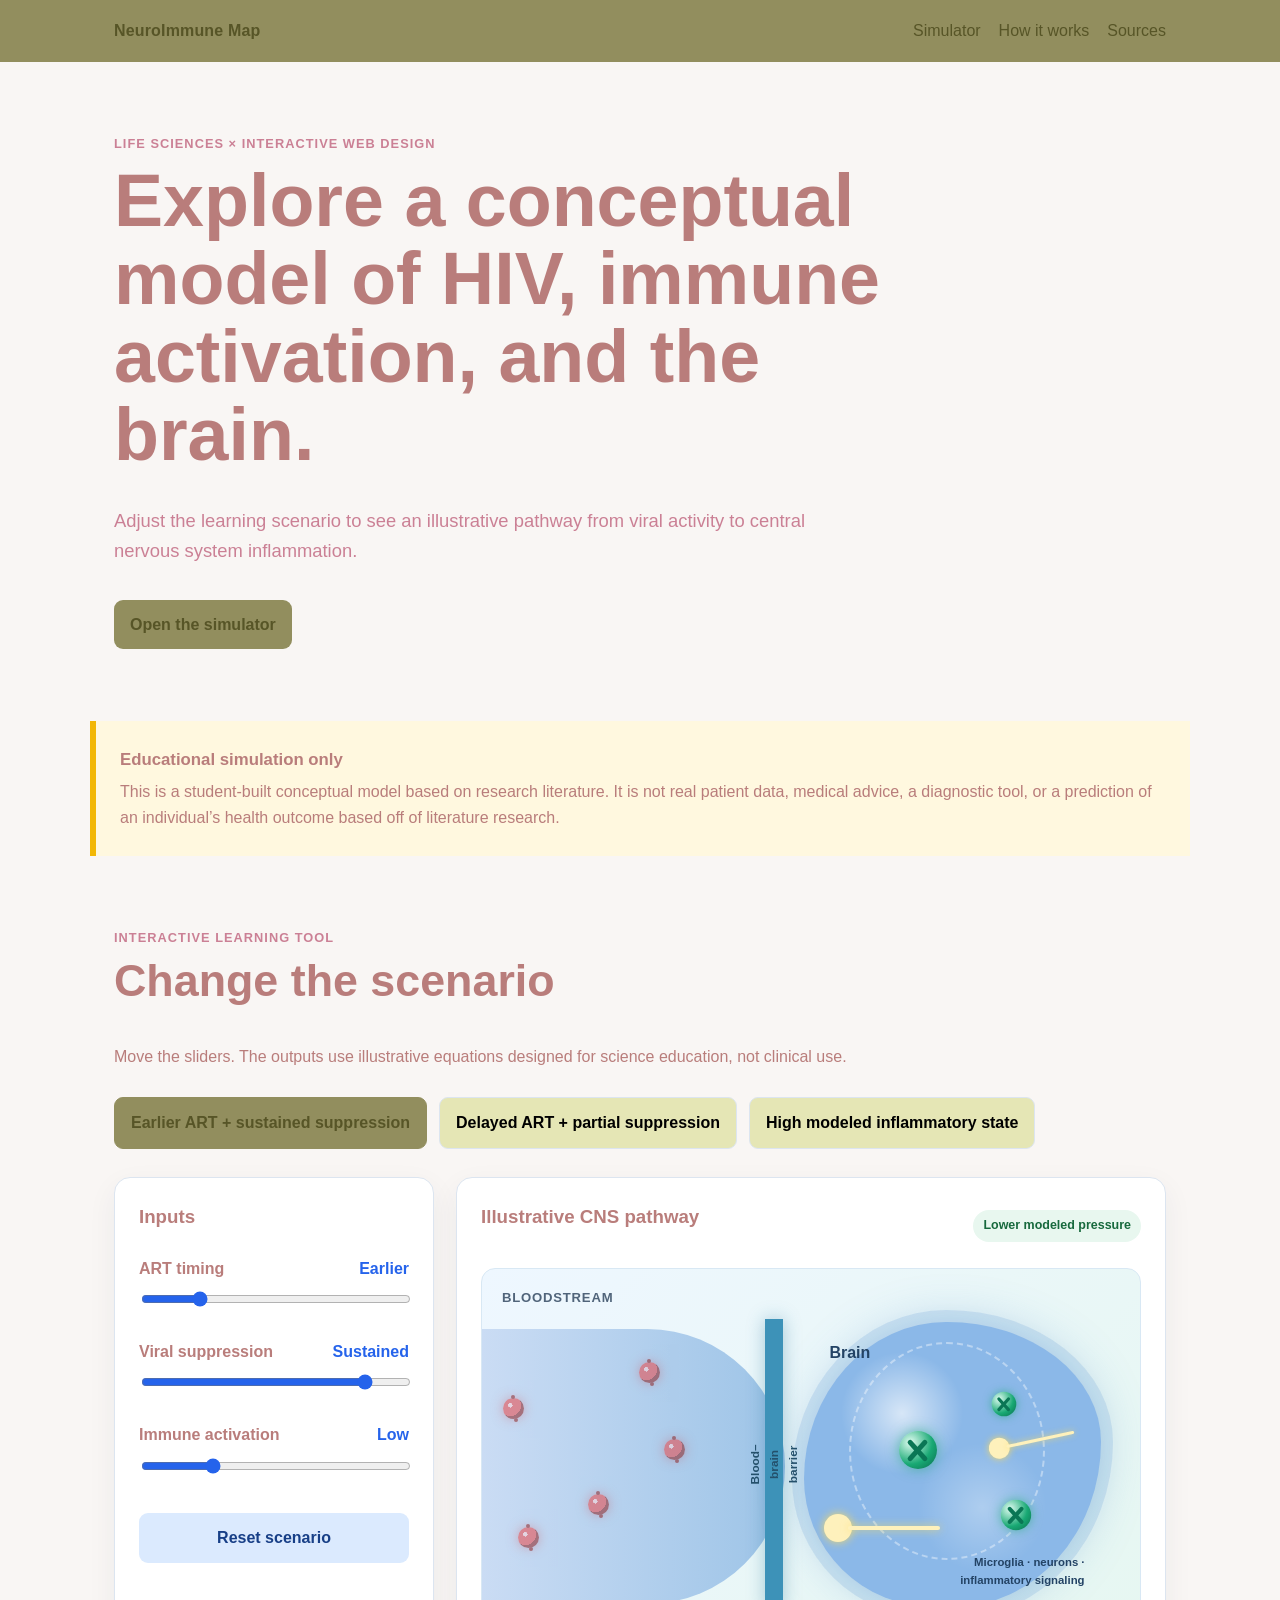
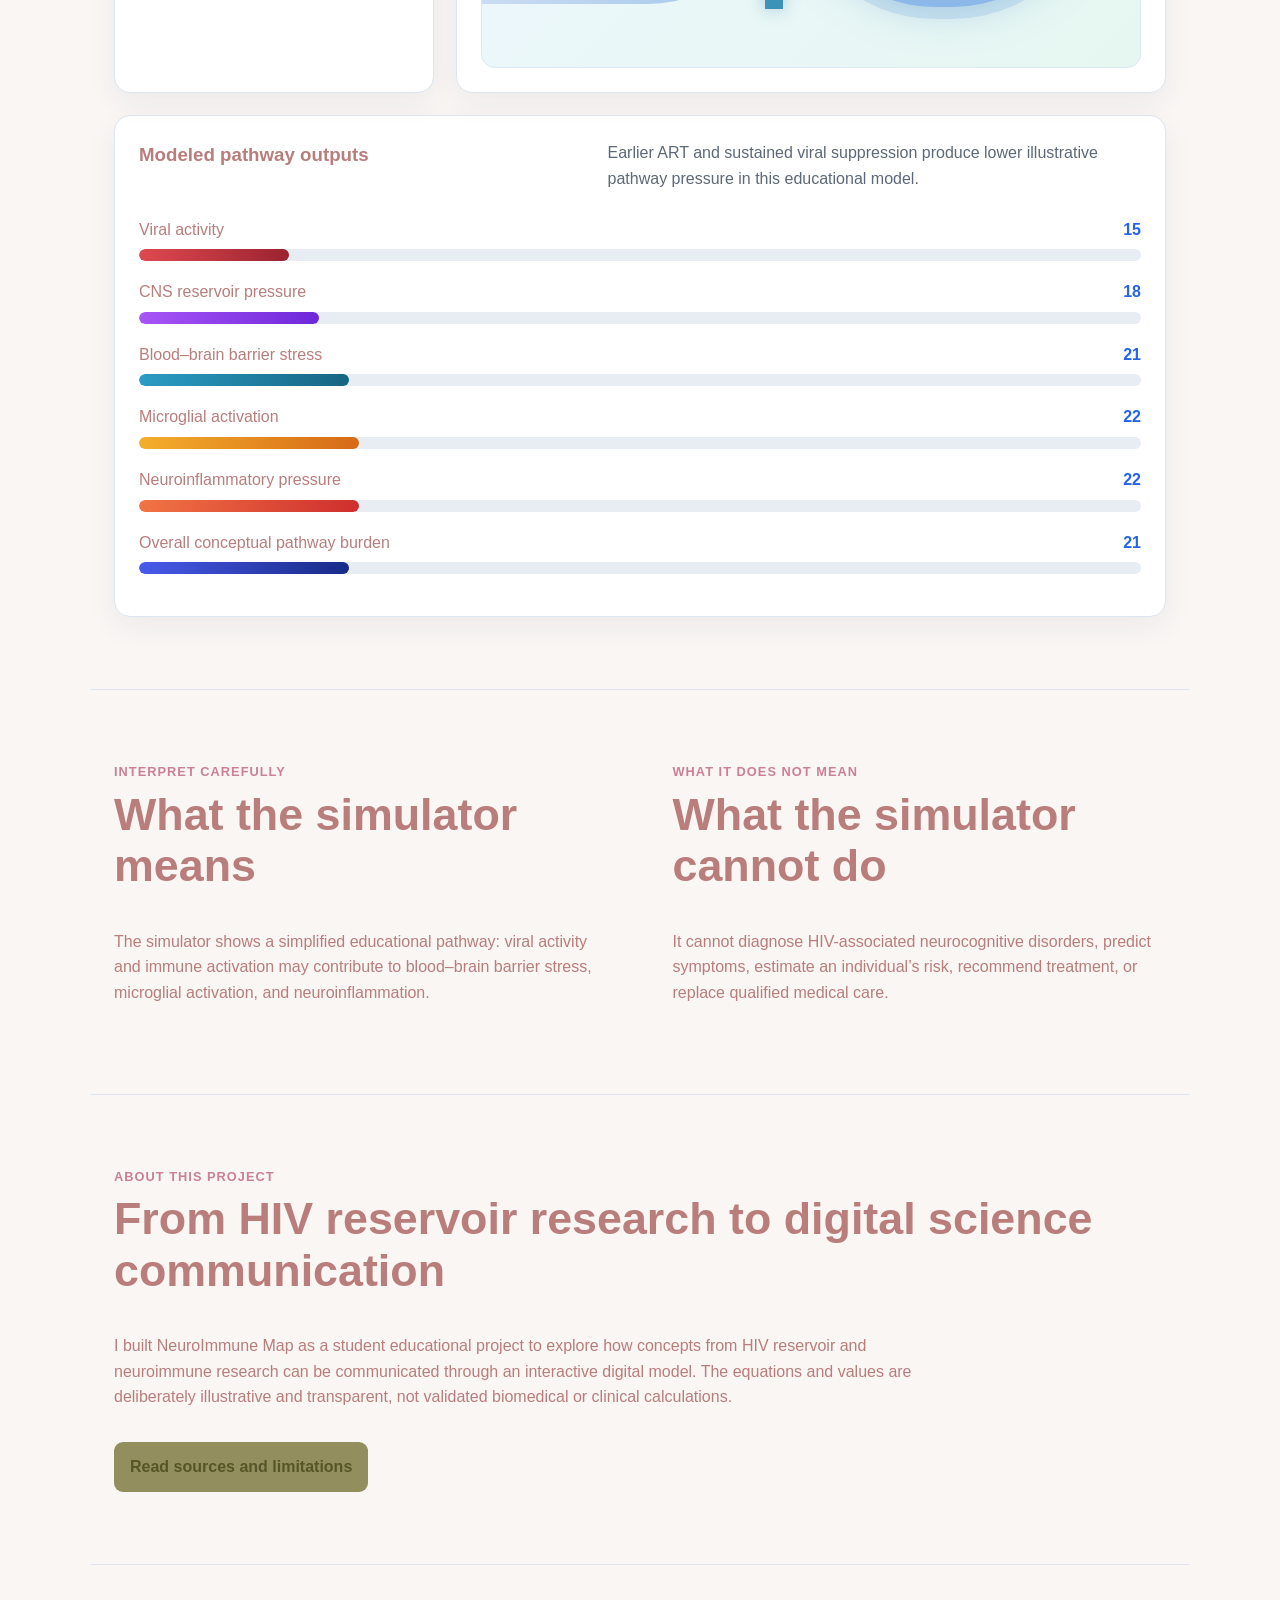
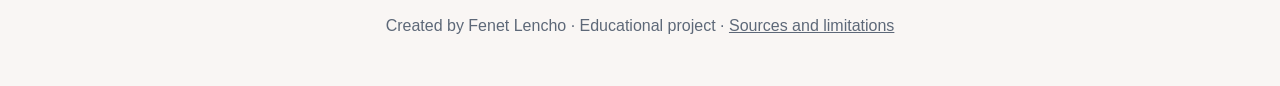
<file: index.html>
<!DOCTYPE html>
<html lang="en">
<head>
  <meta charset="UTF-8">
  <meta name="viewport" content="width=device-width, initial-scale=1.0">
  <title>NeuroImmune Map</title>
  <link rel="stylesheet" href="style.css">
</head>

<body>
  <header>
    <nav>
      <a class="logo" href="index.html">NeuroImmune Map</a>

      <div class="nav-links">
        <a href="#simulator">Simulator</a>
        <a href="#how-it-works">How it works</a>
        <a href="sources.html">Sources</a>
      </div>
    </nav>
  </header>

  <main>
    <section class="hero">
      <p class="hehe">Life sciences × interactive web design</p>
      <h1>Explore a conceptual model of HIV, immune activation, and the brain.</h1>
      <p>
        Adjust the learning scenario to see an illustrative pathway from viral
        activity to central nervous system inflammation.
      </p>
      <a class="button" href="#simulator">Open the simulator</a>
    </section>

    <section class="disclaimer">
      <h2>Educational simulation only</h2>
      <p>
        This is a student-built conceptual model based on research literature.
        It is not real patient data, medical advice, a diagnostic tool, or a
        prediction of an individual’s health outcome based off of literature research.
      </p>
    </section>

    <section id="simulator" class="section">
      <p class="hehe">Interactive learning tool</p>
      <h2>Change the scenario</h2>
      <p>
        Move the sliders. The outputs use illustrative equations designed for
        science education, not clinical use.
      </p>

      <div class="scenario-buttons">
        <button class="scenario" data-scenario="early">Earlier ART + sustained suppression</button>
        <button class="scenario" data-scenario="delayed">Delayed ART + partial suppression</button>
        <button class="scenario" data-scenario="high">High modeled inflammatory state</button>
      </div>

      <div class="simulator-grid">
        <div class="controls-card">
          <h3>Inputs</h3>

          <label for="art-timing">
            ART timing
            <span id="art-timing-value">Early</span>
          </label>
          <input id="art-timing" type="range" min="0" max="100" value="20">

          <label for="suppression">
            Viral suppression
            <span id="suppression-value">Sustained</span>
          </label>
          <input id="suppression" type="range" min="0" max="100" value="85">

          <label for="immune-activation">
            Immune activation
            <span id="immune-activation-value">Low</span>
          </label>
          <input id="immune-activation" type="range" min="0" max="100" value="25">

          <button id="reset-button" class="secondary-button">Reset scenario</button>
        </div>

        <div class="visual-card">
          <div class="visual-header">
            <h3>Illustrative CNS pathway</h3>
            <span id="status-pill" class="status-pill">Lower modeled pressure</span>
          </div>

          <div id="cns-visual" class="cns-visual low">
            <div class="bloodstream-label">Bloodstream</div>

            <div id="virus-zone" class="virus-zone">
              <span class="virus v1"></span>
              <span class="virus v2"></span>
              <span class="virus v3"></span>
              <span class="virus v4"></span>
              <span class="virus v5"></span>
            </div>

            <div id="bbb" class="bbb">
              <span>Blood–brain barrier</span>
            </div>

            <div id="brain" class="brain">
              <div class="brain-label">Brain</div>

              <div id="microglia-1" class="microglia"></div>
              <div id="microglia-2" class="microglia second"></div>
              <div id="microglia-3" class="microglia third"></div>

              <div class="neuron neuron-one">
                <span class="cell-body"></span>
                <span class="axon"></span>
              </div>

              <div class="neuron neuron-two">
                <span class="cell-body"></span>
                <span class="axon"></span>
              </div>

              <div class="brain-note">Microglia · neurons · inflammatory signaling</div>
            </div>
          </div>
        </div>
      </div>

      <div class="results-card">
        <div class="results-heading">
          <h3>Modeled pathway outputs</h3>
          <p id="scenario-summary">
            Earlier ART and sustained suppression produce lower illustrative pathway pressure in this model.
          </p>
        </div>

        <div class="metric">
          <div class="metric-label">
            <span>Viral activity</span>
            <strong id="viral-activity-number">15</strong>
          </div>
          <div class="bar-background">
            <div id="viral-activity-bar" class="bar viral-bar"></div>
          </div>
        </div>

        <div class="metric">
          <div class="metric-label">
            <span>CNS reservoir pressure</span>
            <strong id="reservoir-number">27</strong>
          </div>
          <div class="bar-background">
            <div id="reservoir-bar" class="bar reservoir-bar"></div>
          </div>
        </div>

        <div class="metric">
          <div class="metric-label">
            <span>Blood–brain barrier stress</span>
            <strong id="bbb-number">23</strong>
          </div>
          <div class="bar-background">
            <div id="bbb-bar" class="bar bbb-bar"></div>
          </div>
        </div>

        <div class="metric">
          <div class="metric-label">
            <span>Microglial activation</span>
            <strong id="microglia-number">22</strong>
          </div>
          <div class="bar-background">
            <div id="microglia-bar" class="bar microglia-bar"></div>
          </div>
        </div>

        <div class="metric">
          <div class="metric-label">
            <span>Neuroinflammatory pressure</span>
            <strong id="inflammation-number">22</strong>
          </div>
          <div class="bar-background">
            <div id="inflammation-bar" class="bar inflammation-bar"></div>
          </div>
        </div>

        <div class="metric">
          <div class="metric-label">
            <span>Overall conceptual pathway burden</span>
            <strong id="burden-number">24</strong>
          </div>
          <div class="bar-background">
            <div id="burden-bar" class="bar burden-bar"></div>
          </div>
        </div>
      </div>
    </section>

    <section id="how-it-works" class="section two-column">
      <div>
        <p class="hehe">Interpret carefully</p>
        <h2>What the simulator means</h2>
        <p>
          The simulator shows a simplified educational pathway: viral activity
          and immune activation may contribute to blood–brain barrier stress,
          microglial activation, and neuroinflammation.
        </p>
      </div>

      <div>
        <p class="hehe">What it does not mean</p>
        <h2>What the simulator cannot do</h2>
        <p>
          It cannot diagnose HIV-associated neurocognitive disorders, predict
          symptoms, estimate an individual’s risk, recommend treatment, or
          replace qualified medical care.
        </p>
      </div>
    </section>

    <section class="section">
      <p class="hehe">About this project</p>
      <h2>From HIV reservoir research to digital science communication</h2>
      <p class="wide-text">
        I built NeuroImmune Map as a student educational project to explore how
        concepts from HIV reservoir and neuroimmune research can be communicated
        through an interactive digital model. The equations and values are
        deliberately illustrative and transparent, not validated biomedical or
        clinical calculations.
      </p>
      <a class="button" href="sources.html">Read sources and limitations</a>
    </section>
  </main>

  <footer>
    <p>Created by Fenet Lencho · Educational project · <a href="sources.html">Sources and limitations</a></p>
  </footer>

  <script src="script.js"></script>
</body>
</html>
</file>
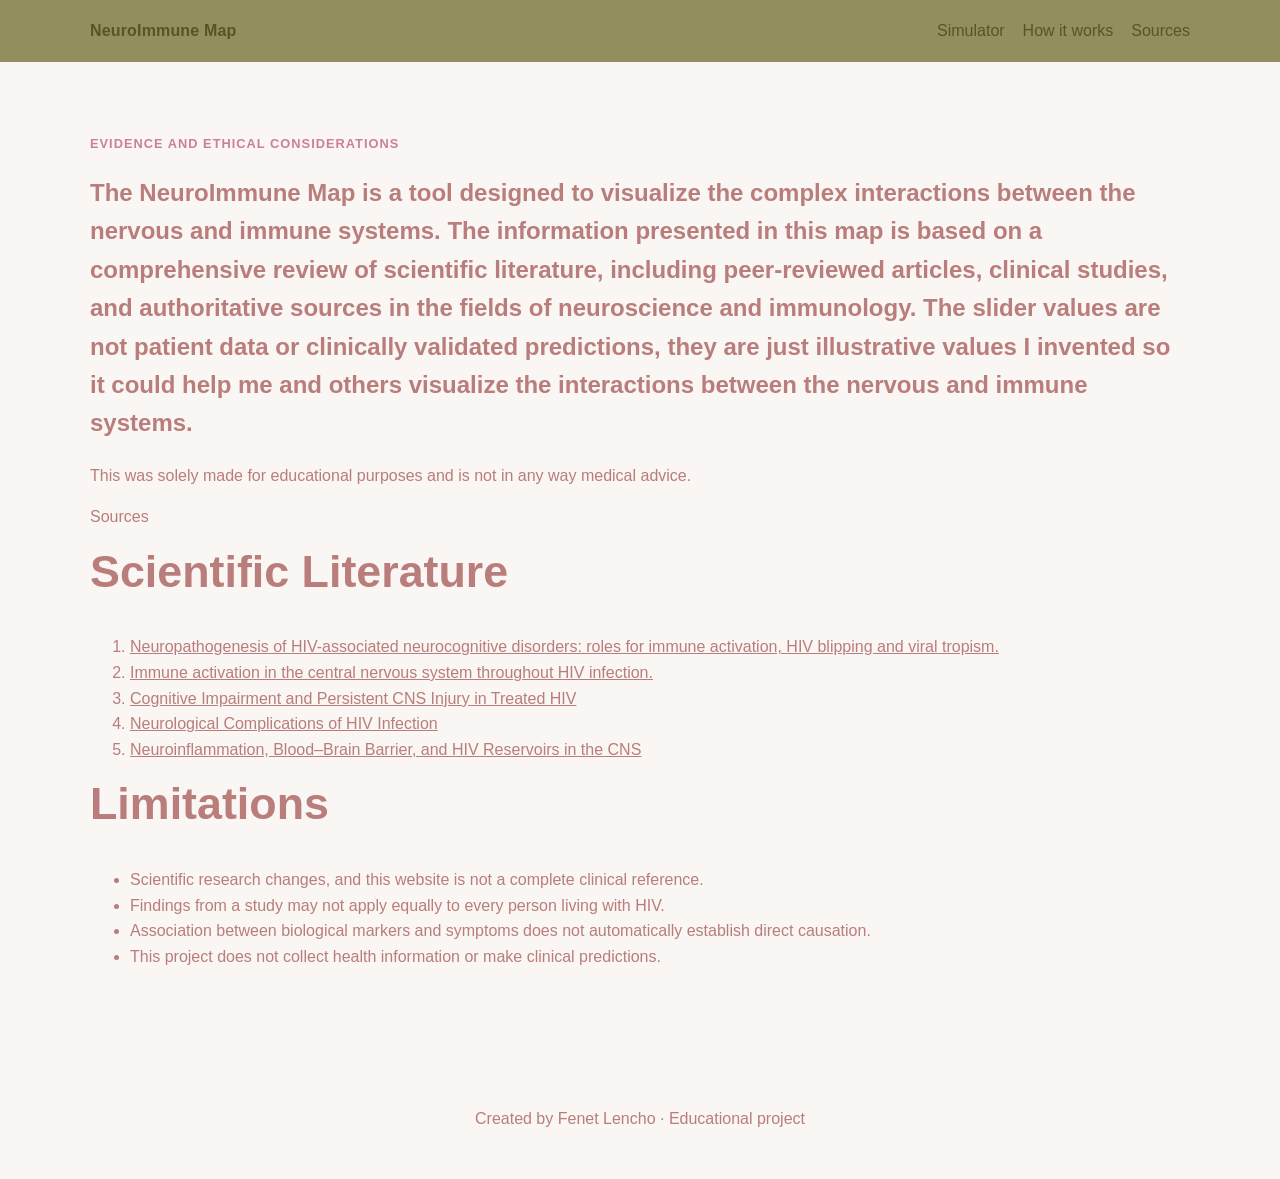
<file: sources.html>
<!DOCTYPE html>
<html lang="en">
  <head>
    <meta charset="UTF-8" />
    <meta name="viewport" content="width=device-width, initial-scale=1.0" />
    <title> Sources and Limitations | NeuroImmune Map</title>
  <link rel="stylesheet" href="sources.css">
  </head>
  <body>
  <header>
    <nav>
      <a class="logo" href="index.html">NeuroImmune Map</a>

      <div class="nav-links">
        <a href="index.html">Simulator</a>
        <a href="index.html#how-it-works">How it works</a>
        <a href="sources.html">Sources</a>
      </div>
    </nav>
  </header>
  <main>
    <section id="sources" class="section">
      <p class="hehe"> Evidence and Ethical Considerations</p>
      <h1>
        The NeuroImmune Map is a tool designed to visualize the complex interactions between the nervous and immune systems. The information presented in this map is based on a comprehensive review of scientific literature, including peer-reviewed articles, clinical studies, and authoritative sources in the fields of neuroscience and immunology.
        The slider values are not patient data or clinically validated predictions, they are just illustrative values I invented so it could help me and others visualize the interactions between the nervous and immune systems. 
      </h1>
      <p>
      This was solely made for educational purposes and is not in any way medical advice.
      </p>
      <p> Sources </p>
      <h2>Scientific Literature</h2>
      <ol>
        <li> <a href="https://pubmed.ncbi.nlm.nih.gov/25203638/" target="_blank">Neuropathogenesis of HIV-associated neurocognitive disorders:
            roles for immune activation, HIV blipping and viral tropism.</a> </li>
        <li>  <a href="https://pmc.ncbi.nlm.nih.gov/articles/PMC4773903/" target="_blank" rel="noopener">
            Immune activation in the central nervous system throughout HIV infection.
          </a> </li>
        <li><a href="https://pmc.ncbi.nlm.nih.gov/articles/PMC4977199/" target="_blank">Cognitive Impairment and Persistent CNS Injury in Treated HIV </a> </li>
        <li> <a href="http://pubmed.ncbi.nlm.nih.gov/29164407/" target="_blank">Neurological Complications of HIV Infection</a></li>
        <li> <a href="https://www.mdpi.com/1999-4915/17/4/572" target="_blank">Neuroinflammation, Blood–Brain Barrier, and HIV Reservoirs in the CNS</a></li>
      </ol>
      <h2>Limitations</h2>

      <ul>
        <li>Scientific research changes, and this website is not a complete clinical reference.</li>
        <li>Findings from a study may not apply equally to every person living with HIV.</li>
        <li>Association between biological markers and symptoms does not automatically establish direct causation.</li>
        <li>This project does not collect health information or make clinical predictions.</li>
      </ul>
  </main>
   <footer>
    <p>Created by Fenet Lencho · Educational project</p>
  </footer>
  </body>
</html>
</file>
<file: style.css>
:root {
  --navy: #0b1f3a;
  --blue: #2563eb;
  --blue-light: #dbeafe;
  --ink: #172033;
  --muted: #5d6878;
  --paper: #f7fafc;
  --white: #ffffff;
  --line: #dce5f0;
  --green: #0f9d73;
  --yellow: #e6a700;
  --red: #dd4b39;
}

* {
  box-sizing: border-box;
}

html {
  scroll-behavior: smooth;
}

body {
  margin: 0;
  color: #b97d7b;
  background: #f9f6f4;
  font-family: Arial, Helvetica, sans-serif;
  line-height: 1.6;
}

a {
  color: inherit;
}

header {
  background:#928e5e;
  color: #575527;
}

nav {
  max-width: 1100px;
  margin: auto;
  padding: 18px 24px;
  display: flex;
  align-items: center;
  justify-content: space-between;
  gap: 18px;
}

nav a {
  color: #575527;
  text-decoration: none;
}

.logo {
  font-weight: 800;
  letter-spacing: 0.01em;
}

.nav-links {
  display: flex;
  gap: 18px;
  flex-wrap: wrap;
}

.hero,
.section,
.disclaimer {
  max-width: 1100px;
  margin: auto;
  padding: 72px 24px;
}

.hero {
  min-height: 440px;
  display: flex;
  flex-direction: column;
  justify-content: center;
}

.hero h1 {
  max-width: 850px;
  margin: 8px 0 14px;
  font-size: clamp(2.2rem, 6vw, 4.6rem);
  line-height: 1.06;
}

.hero p:not(.hehe) {
  max-width: 700px;
  color: #cb8095;
  font-size: 1.15rem;
}

.hehe {
  margin: 0;
  color: #cb8095;
  font-size: 0.8rem;
  font-weight: 800;
  letter-spacing: 0.08em;
  text-transform: uppercase;
}

.button,
.secondary-button,
.scenario {
  border: 0;
  border-radius: 9px;
  padding: 12px 16px;
  font: inherit;
  font-weight: 700;
  cursor: pointer;
  transition: transform 0.18s ease, box-shadow 0.18s ease;
}

.button {
  display: inline-block;
  width: fit-content;
  margin-top: 16px;
  background: #928e5e;
  color: #575527;
  text-decoration: none;
}

.button:hover,
.scenario:hover,
.secondary-button:hover {
  transform: translateY(-2px);
  box-shadow: 0 8px 18px rgba(37, 99, 235, 0.18);
}

.disclaimer {
  padding-top: 26px;
  padding-bottom: 26px;
  background: #fff8df;
  border-left: 6px solid #f2b705;
}

.disclaimer h2 {
  margin: 0;
  font-size: 1.05rem;
}

.disclaimer p {
  margin: 5px 0 0;
}

.section {
  border-bottom: 1px solid var(--line);
}

.section h2 {
  margin-top: 6px;
  font-size: clamp(1.8rem, 4vw, 2.8rem);
  line-height: 1.15;
}

.scenario-buttons {
  display: flex;
  gap: 12px;
  margin: 28px 0;
  flex-wrap: wrap;
}

.scenario {
  background: #e5e6b5;
  border: 1px solid var(--line);
  color: black;
  text-align: left;
}

.scenario.active {
  background: #928e5e;
  border-color: #928e5e;
  color: #575527;
}

.simulator-grid {
  display: grid;
  grid-template-columns: 320px 1fr;
  gap: 22px;
}

.controls-card,
.visual-card,
.results-card {
  border: 1px solid var(--line);
  border-radius: 16px;
  background: var(--white);
  padding: 24px;
  box-shadow: 0 10px 30px rgba(26, 45, 77, 0.06);
}

.controls-card h3,
.visual-card h3,
.results-card h3 {
  margin-top: 0;
}

.controls-card label {
  display: flex;
  justify-content: space-between;
  gap: 8px;
  margin: 24px 0 8px;
  font-weight: 700;
}

.controls-card label span {
  color: var(--blue);
}

input[type="range"] {
  width: 100%;
  accent-color: var(--blue);
  cursor: pointer;
}

.secondary-button {
  width: 100%;
  margin-top: 32px;
  background: var(--blue-light);
  color: #173f87;
}

.visual-header {
  display: flex;
  align-items: center;
  justify-content: space-between;
  gap: 12px;
}

.status-pill {
  border-radius: 999px;
  padding: 6px 10px;
  background: #e8f7ef;
  color: #17693d;
  font-size: 0.78rem;
  font-weight: 800;
  text-align: center;
}

.status-pill.medium {
  background: #fff4cf;
  color: #8a5a00;
}

.status-pill.high {
  background: #fde8e7;
  color: #a52a22;
}

.cns-visual {
  position: relative;
  min-height: 400px;
  margin-top: 18px;
  overflow: hidden;
  border-radius: 14px;
  background: linear-gradient(135deg, #eef7ff, #e6f7f1);
  border: 1px solid #d8e8f4;
}

.bloodstream-label {
  position: absolute;
  top: 18px;
  left: 20px;
  color: #50647a;
  font-size: 0.82rem;
  font-weight: 800;
  text-transform: uppercase;
  letter-spacing: 0.06em;
}

.virus-zone {
  position: absolute;
  top: 60px;
  left: 0;
  width: 46%;
  height: 275px;
  border-radius: 0 160px 160px 0;
  background: linear-gradient(90deg, #cadcf4, #9dc4e7);
  overflow: hidden;
  transition: background 0.4s ease;
}

.virus {
  position: absolute;
  width: 21px;
  height: 21px;
  border-radius: 50%;
  background: radial-gradient(circle at 35% 35%, #ffd2d2 0 11%, #e94545 12% 55%, #8d1c1c 56% 100%);
  box-shadow: 0 0 12px rgba(210, 38, 38, 0.55);
  animation: float-virus 4s linear infinite;
  opacity: 0.55;
}

.virus::before,
.virus::after {
  content: "";
  position: absolute;
  width: 4px;
  height: 4px;
  background: #8d1c1c;
  border-radius: 50%;
}

.virus::before {
  top: -3px;
  left: 8px;
}

.virus::after {
  bottom: -3px;
  right: 6px;
}

.v1 { top: 25%; left: 7%; animation-delay: 0s; }
.v2 { top: 60%; left: 35%; animation-delay: -1s; }
.v3 { top: 40%; left: 60%; animation-delay: -2s; }
.v4 { top: 72%; left: 12%; animation-delay: -3s; }
.v5 { top: 12%; left: 52%; animation-delay: -1.5s; }

@keyframes float-virus {
  0% { transform: translate(0, 0) rotate(0deg); }
  50% { transform: translate(42px, -18px) rotate(180deg); }
  100% { transform: translate(0, 0) rotate(360deg); }
}

.bbb {
  position: absolute;
  z-index: 2;
  top: 50px;
  left: 43%;
  width: 18px;
  height: 290px;
  display: flex;
  align-items: center;
  justify-content: center;
  background: #3d92b8;
  box-shadow: 0 0 18px rgba(26, 111, 152, 0.35);
  transition: background 0.4s ease, box-shadow 0.4s ease;
}

.bbb span {
  width: 260px;
  color: #24506b;
  font-size: 0.74rem;
  font-weight: 800;
  text-align: center;
  transform: rotate(-90deg);
}

.brain {
  position: absolute;
  z-index: 1;
  top: 53px;
  right: 6%;
  width: 45%;
  height: 285px;
  border-radius: 48% 52% 50% 44% / 55% 42% 58% 45%;
  background:
    radial-gradient(circle at 33% 32%, rgba(255, 255, 255, 0.65), transparent 22%),
    radial-gradient(circle at 60% 65%, rgba(255, 255, 255, 0.3), transparent 25%),
    #8bb8e8;
  box-shadow: 0 0 0 12px rgba(69, 135, 204, 0.16), 0 0 45px rgba(69, 135, 204, 0.34);
  transition: background 0.4s ease, box-shadow 0.4s ease;
}

.brain::after {
  content: "";
  position: absolute;
  top: 7%;
  left: 15%;
  width: 65%;
  height: 75%;
  border: 2px dashed rgba(255, 255, 255, 0.4);
  border-radius: 50%;
}

.brain-label {
  position: absolute;
  z-index: 3;
  top: 18px;
  left: 25px;
  color: #234365;
  font-weight: 800;
}

.microglia {
  position: absolute;
  z-index: 4;
  top: 38%;
  left: 32%;
  width: 38px;
  height: 38px;
  border-radius: 50%;
  background: radial-gradient(circle at 30% 30%, #dffcf1, #19a974 58%, #086b4d);
  box-shadow: 0 0 13px rgba(25, 169, 116, 0.6);
  animation: pulse-cell 2s ease-in-out infinite;
  transition: background 0.4s ease, box-shadow 0.4s ease;
}

.microglia::before,
.microglia::after {
  content: "";
  position: absolute;
  width: 27px;
  height: 5px;
  border-radius: 10px;
  background: currentColor;
  color: #0a7655;
  top: 17px;
  left: 5px;
}

.microglia::before {
  transform: rotate(48deg);
}

.microglia::after {
  transform: rotate(-48deg);
}

.microglia.second {
  top: 61%;
  left: 65%;
  transform: scale(0.8);
  animation-delay: -0.8s;
}

.microglia.third {
  top: 22%;
  left: 61%;
  transform: scale(0.65);
  animation-delay: -1.4s;
}

@keyframes pulse-cell {
  0%, 100% { filter: brightness(0.9); }
  50% { filter: brightness(1.25); }
}

.neuron {
  position: absolute;
  z-index: 3;
  width: 120px;
  height: 54px;
  transition: opacity 0.4s ease;
}

.neuron-one {
  bottom: 52px;
  left: 20px;
}

.neuron-two {
  top: 92px;
  right: 8px;
  transform: scale(0.75) rotate(-12deg);
}

.cell-body {
  position: absolute;
  left: 0;
  top: 13px;
  width: 28px;
  height: 28px;
  border-radius: 50%;
  background: #fef1bc;
  box-shadow: 0 0 10px rgba(254, 220, 90, 0.9);
}

.axon {
  position: absolute;
  left: 24px;
  top: 25px;
  width: 92px;
  height: 4px;
  border-radius: 4px;
  background: #fef1bc;
  box-shadow: 0 0 8px rgba(254, 220, 90, 0.75);
}

.brain-note {
  position: absolute;
  z-index: 3;
  bottom: 18px;
  right: 16px;
  max-width: 180px;
  color: #234365;
  font-size: 0.71rem;
  font-weight: 700;
  text-align: right;
}

.cns-visual.medium .virus-zone {
  background: linear-gradient(90deg, #c9dbf4, #96b7dc);
}

.cns-visual.medium .virus {
  opacity: 0.78;
  animation-duration: 3s;
}

.cns-visual.medium .bbb {
  background: #e1a500;
  box-shadow: 0 0 22px rgba(225, 165, 0, 0.6);
}

.cns-visual.medium .brain {
  background:
    radial-gradient(circle at 33% 32%, rgba(255, 255, 255, 0.65), transparent 22%),
    radial-gradient(circle at 60% 65%, rgba(255, 212, 104, 0.45), transparent 25%),
    #d3ad58;
  box-shadow: 0 0 0 12px rgba(222, 166, 35, 0.17), 0 0 55px rgba(225, 165, 0, 0.52);
}

.cns-visual.medium .microglia {
  background: radial-gradient(circle at 30% 30%, #fff3cc, #ef9b15 58%, #a65105);
  box-shadow: 0 0 18px rgba(239, 155, 21, 0.8);
  color: #a65105;
}

.cns-visual.medium .neuron {
  opacity: 0.72;
}

.cns-visual.high .virus-zone {
  background: linear-gradient(90deg, #e5c6dd, #bd84b1);
}

.cns-visual.high .virus {
  opacity: 1;
  animation-duration: 1.7s;
  transform: scale(1.16);
}

.cns-visual.high .bbb {
  background: #d43b31;
  box-shadow: 0 0 28px rgba(212, 59, 49, 0.75);
}

.cns-visual.high .brain {
  background:
    radial-gradient(circle at 33% 32%, rgba(255, 239, 192, 0.65), transparent 22%),
    radial-gradient(circle at 60% 65%, rgba(255, 99, 71, 0.5), transparent 25%),
    #b95b57;
  box-shadow: 0 0 0 12px rgba(212, 59, 49, 0.2), 0 0 66px rgba(212, 59, 49, 0.72);
}

.cns-visual.high .microglia {
  background: radial-gradient(circle at 30% 30%, #fff2cc, #e04c28 58%, #881d12);
  box-shadow: 0 0 23px rgba(224, 76, 40, 0.95);
  color: #881d12;
  animation-duration: 0.9s;
}

.cns-visual.high .neuron {
  opacity: 0.4;
}

.results-card {
  margin-top: 22px;
}

.results-heading {
  display: grid;
  grid-template-columns: 1fr 1.2fr;
  gap: 24px;
  align-items: start;
  margin-bottom: 25px;
}

.results-heading p {
  margin: 0;
  color: var(--muted);
}

.metric {
  margin: 18px 0;
}

.metric-label {
  display: flex;
  justify-content: space-between;
  gap: 12px;
  margin-bottom: 7px;
}

.metric-label strong {
  color: var(--blue);
}

.bar-background {
  height: 12px;
  overflow: hidden;
  border-radius: 999px;
  background: #e8edf3;
}

.bar {
  width: 0;
  height: 100%;
  border-radius: inherit;
  transition: width 0.45s ease;
}

.viral-bar { background: linear-gradient(90deg, #df4950, #9b2330); }
.reservoir-bar { background: linear-gradient(90deg, #a855f7, #6d28d9); }
.bbb-bar { background: linear-gradient(90deg, #2b9cc5, #166582); }
.microglia-bar { background: linear-gradient(90deg, #f4ae2b, #d66a18); }
.inflammation-bar { background: linear-gradient(90deg, #f17444, #cf2e2e); }
.burden-bar { background: linear-gradient(90deg, #485aeb, #172a85); }

.two-column {
  display: grid;
  grid-template-columns: 1fr 1fr;
  gap: 65px;
}

.wide-text {
  max-width: 800px;
}

footer {
  padding: 32px 24px;
  color: var(--muted);
  text-align: center;
}

@media (max-width: 800px) {
  nav {
    align-items: flex-start;
    flex-direction: column;
  }

  .simulator-grid,
  .results-heading,
  .two-column {
    grid-template-columns: 1fr;
  }

  .brain {
    right: 3%;
    width: 48%;
  }

  .bbb {
    left: 43%;
  }
}

@media (max-width: 520px) {
  .hero,
  .section {
    padding-top: 48px;
    padding-bottom: 48px;
  }

  .cns-visual {
    min-height: 360px;
  }

  .brain {
    top: 65px;
    height: 245px;
  }

  .bbb {
    top: 62px;
    height: 250px;
  }

  .virus-zone {
    top: 68px;
    height: 240px;
  }

  .brain-note {
    display: none;
  }
}
</file>
<file: sources.css>
body {
  margin: 0;
  color: #b97d7b;
  background: #f9f6f4;
  font-family: Arial, Helvetica, sans-serif;
  line-height: 1.6;
}

header {
  background:#928e5e;
  color: #575527;
}
nav {
  max-width: 1100px;
  margin: auto;
  padding: 18px 24px;
  display: flex;
  align-items: center;
  justify-content: space-between;
  gap: 18px;
}
a {
  color: inherit;
}
nav a {
  color: #575527;
  text-decoration: none;
}

.logo {
  font-weight: 800;
  letter-spacing: 0.01em;
}

.nav-links {
  display: flex;
  gap: 18px;
  flex-wrap: wrap;
}
.hero,
.section {
  max-width: 1100px;
  margin: auto;
  padding: 72px 24px;
}

.hero {
  min-height: 440px;
  display: flex;
  flex-direction: column;
  justify-content: center;
}

.hero h1 {
  max-width: 850px;
  margin: 8px 0 14px;
  font-size: clamp(2.2rem, 6vw, 4.6rem);
  line-height: 1.06;
}
hero p:not(.hehe) {
  max-width: 700px;
  color: #cb8095;
  font-size: 1.15rem;
}

.hehe {
  margin: 0;
  color: #cb8095;
  font-size: 0.8rem;
  font-weight: 800;
  letter-spacing: 0.08em;
  text-transform: uppercase;
}
.section {
  border-bottom: 1px solid var(--line);
}

.section h2 {
  margin-top: 6px;
  font-size: clamp(1.8rem, 4vw, 2.8rem);
  line-height: 1.15;
}
footer {
  padding: 32px 24px;
  color: var(--muted);
  text-align: center;
}
</file>
